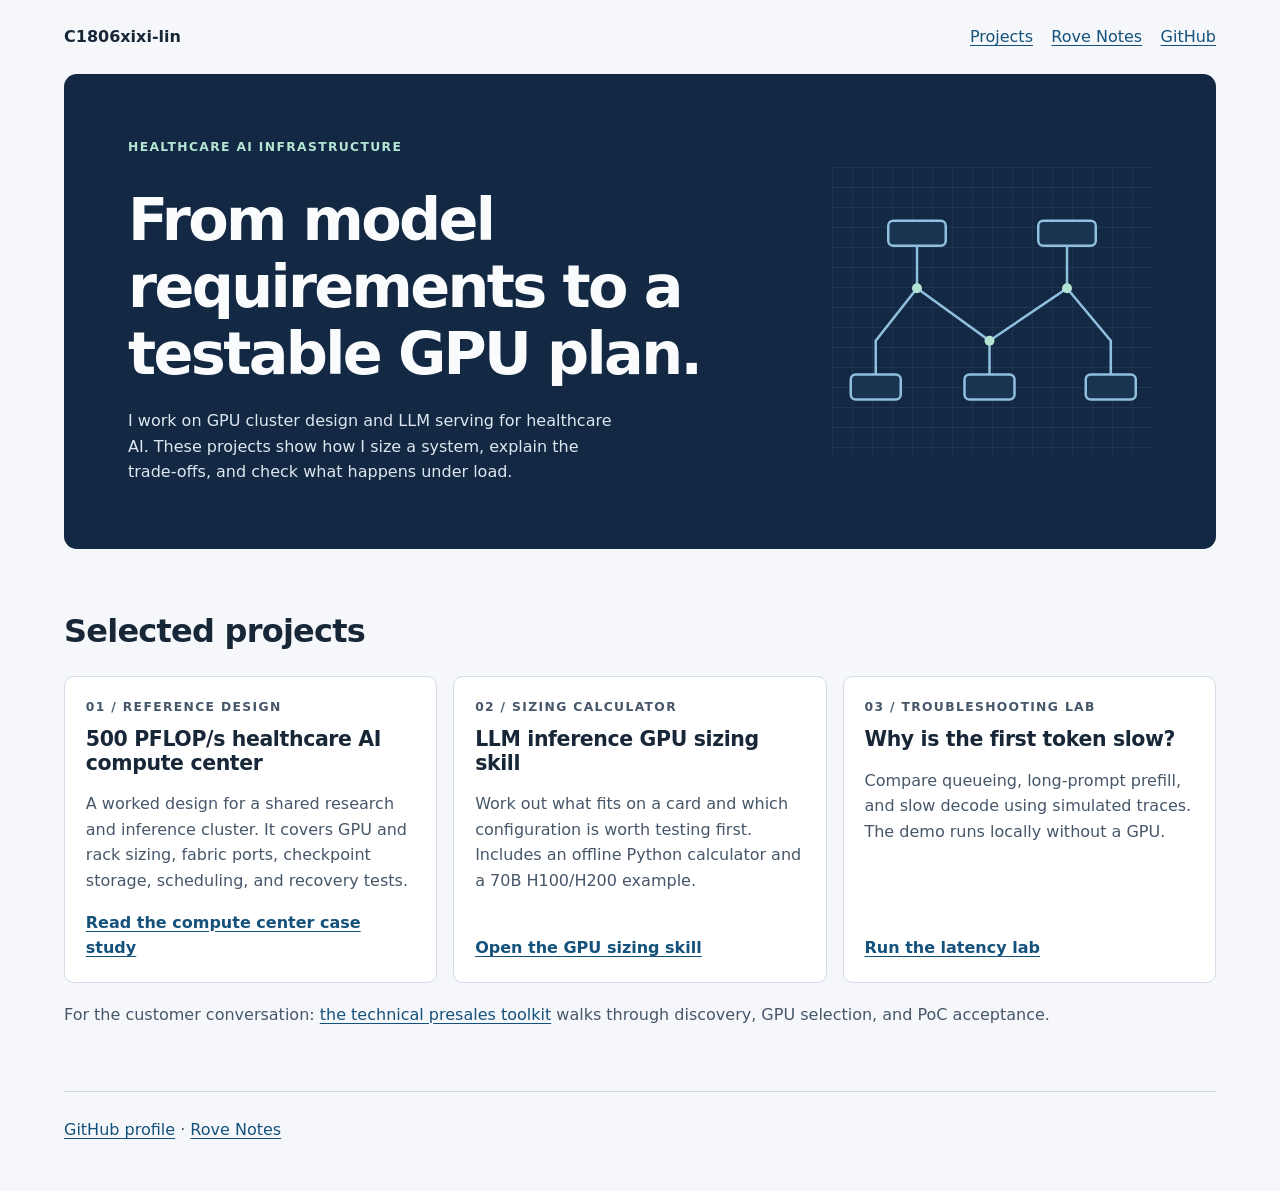
<file: index.html>
<!doctype html>
<html lang="en">
<head>
  <meta charset="utf-8">
  <meta name="viewport" content="width=device-width, initial-scale=1">
  <title>C1806xixi-lin | AI Infrastructure Portfolio</title>
  <meta name="description" content="Selected work on GPU cluster design, LLM inference sizing, and troubleshooting for healthcare AI.">
  <link rel="stylesheet" href="style.css">
</head>
<body>
  <a class="skip" href="#main">Skip to content</a>
  <header class="site-header shell">
    <a class="wordmark" href="./">C1806xixi-lin</a>
    <nav aria-label="Main navigation">
      <a href="#projects">Projects</a>
      <a href="rove-notes/">Rove Notes</a>
      <a href="https://github.com/C1806xixi-lin">GitHub</a>
    </nav>
  </header>
  <main class="shell" id="main">
    <section class="hero" aria-labelledby="intro">
      <div class="hero-copy">
        <p class="eyebrow">Healthcare AI infrastructure</p>
        <h1 id="intro">From model requirements to a testable GPU plan.</h1>
        <p>I work on GPU cluster design and LLM serving for healthcare AI. These projects show how I size a system, explain the trade-offs, and check what happens under load.</p>
      </div>
      <svg class="diagram" viewBox="0 0 256 230" aria-hidden="true" focusable="false">
        <defs>
          <pattern id="grid" width="16" height="16" patternUnits="userSpaceOnUse">
            <path d="M 16 0 L 0 0 0 16" fill="none" stroke="#446586" stroke-opacity=".32"/>
          </pattern>
        </defs>
        <rect width="256" height="230" fill="url(#grid)"/>
        <path d="M68 62v35l-33 42v28m33-70 58 42v28m62-105v35l-62 42m62-42 35 42v28" stroke="#91bfdf" stroke-width="2" fill="none"/>
        <g fill="#193450" stroke="#91bfdf" stroke-width="2">
          <rect x="45" y="43" width="46" height="20" rx="4"/>
          <rect x="165" y="43" width="46" height="20" rx="4"/>
          <rect x="15" y="166" width="40" height="20" rx="4"/>
          <rect x="106" y="166" width="40" height="20" rx="4"/>
          <rect x="203" y="166" width="40" height="20" rx="4"/>
        </g>
        <g fill="#b4e4d4"><circle cx="68" cy="97" r="4"/><circle cx="188" cy="97" r="4"/><circle cx="126" cy="139" r="4"/></g>
      </svg>
    </section>
    <section class="projects" id="projects" aria-labelledby="work">
      <h2 id="work">Selected projects</h2>
      <ol class="project-list">
        <li>
          <article>
            <p class="eyebrow">01 / Reference design</p>
            <h3>500 PFLOP/s healthcare AI compute center</h3>
            <p>A worked design for a shared research and inference cluster. It covers GPU and rack sizing, fabric ports, checkpoint storage, scheduling, and recovery tests.</p>
            <a href="https://github.com/C1806xixi-lin/C1806xixi-lin/blob/main/case-studies/healthcare-ai-compute-center.md">Read the compute center case study</a>
          </article>
        </li>
        <li>
          <article>
            <p class="eyebrow">02 / Sizing calculator</p>
            <h3>LLM inference GPU sizing skill</h3>
            <p>Work out what fits on a card and which configuration is worth testing first. Includes an offline Python calculator and a 70B H100/H200 example.</p>
            <a href="https://github.com/C1806xixi-lin/C1806xixi-lin/tree/main/skills/inference-gpu-sizing">Open the GPU sizing skill</a>
          </article>
        </li>
        <li>
          <article>
            <p class="eyebrow">03 / Troubleshooting lab</p>
            <h3>Why is the first token slow?</h3>
            <p>Compare queueing, long-prompt prefill, and slow decode using simulated traces. The demo runs locally without a GPU.</p>
            <a href="https://github.com/C1806xixi-lin/llm-latency-troubleshooting">Run the latency lab</a>
          </article>
        </li>
      </ol>
      <p class="related">For the customer conversation: <a href="https://github.com/C1806xixi-lin/inspiration">the technical presales toolkit</a> walks through discovery, GPU selection, and PoC acceptance.</p>
    </section>
  </main>
  <footer class="shell site-footer">
    <p><a href="https://github.com/C1806xixi-lin">GitHub profile</a> <span aria-hidden="true">·</span> <a href="rove-notes/">Rove Notes</a></p>
  </footer>
</body>
</html>
</file>
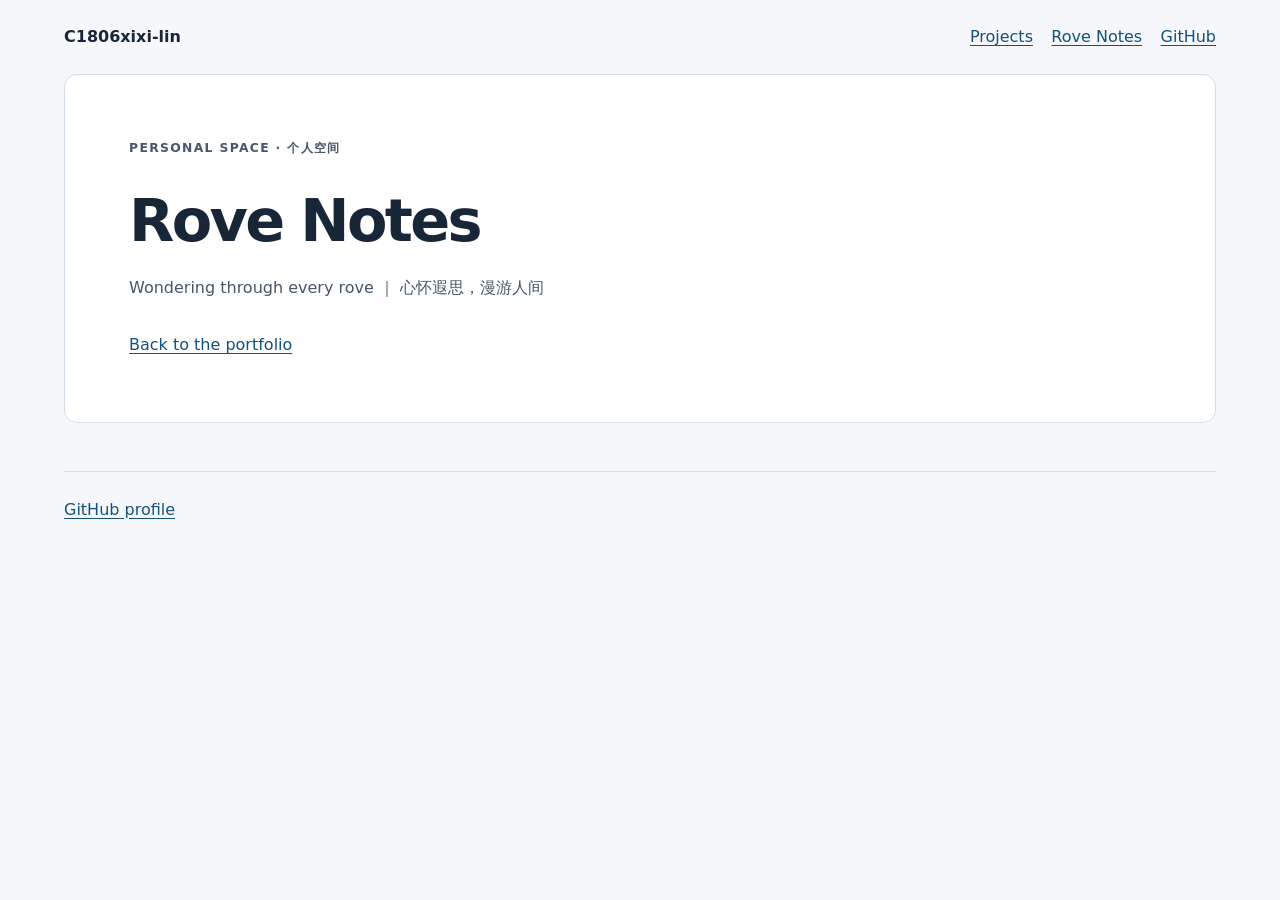
<file: rove-notes/index.html>
<!doctype html>
<html lang="en">
<head>
  <meta charset="utf-8">
  <meta name="viewport" content="width=device-width, initial-scale=1">
  <title>Rove Notes | C1806xixi-lin</title>
  <meta name="description" content="Rove Notes, the personal corner of the C1806xixi-lin portfolio.">
  <link rel="stylesheet" href="../style.css">
</head>
<body>
  <a class="skip" href="#main">Skip to content</a>
  <header class="site-header shell">
    <a class="wordmark" href="../">C1806xixi-lin</a>
    <nav aria-label="Main navigation">
      <a href="../#projects">Projects</a>
      <a href="./" aria-current="page">Rove Notes</a>
      <a href="https://github.com/C1806xixi-lin">GitHub</a>
    </nav>
  </header>
  <main class="shell" id="main">
    <article class="note">
      <p class="eyebrow">Personal space · <span lang="zh-CN">个人空间</span></p>
      <h1>Rove Notes</h1>
      <p>Wondering through every rove <span aria-hidden="true">｜</span> <span lang="zh-CN">心怀遐思，漫游人间</span></p>
      <a href="../">Back to the portfolio</a>
    </article>
  </main>
  <footer class="shell site-footer">
    <p><a href="https://github.com/C1806xixi-lin">GitHub profile</a></p>
  </footer>
</body>
</html>
</file>
<file: style.css>
:root {
  color-scheme: light;
  --ink: #182738;
  --muted: #46576a;
  --paper: #f5f7fa;
  --rule: #d3dce6;
  --link: #14527c;
  --navy: #132842;
  font-family: system-ui, -apple-system, "Segoe UI", sans-serif;
}
*, *::before, *::after { box-sizing: border-box; }
body { margin: 0; color: var(--ink); background: var(--paper); line-height: 1.6; }
a { color: var(--link); text-underline-offset: .19em; }
a:hover { text-decoration-thickness: .13em; }
a:focus-visible { outline: .16rem solid #174b9b; outline-offset: .2rem; }
.skip { position: absolute; inset: .5rem auto auto .5rem; transform: translateY(-200%); background: #fff; padding: .5rem; z-index: 1; }
.skip:focus { transform: none; }
.shell { width: min(72rem, calc(100% - clamp(2rem, 7vw, 7rem))); margin-inline: auto; }
.site-header { display: flex; justify-content: space-between; align-items: center; gap: .5rem 1.25rem; flex-wrap: wrap; padding-block: 1.3rem; }
.wordmark { color: var(--ink); font-weight: 720; text-decoration: none; }
nav { display: flex; gap: .6rem 1.15rem; flex-wrap: wrap; }
nav a { display: inline-block; padding-block: .2rem; }
.hero { background: var(--navy); color: #f9fbfd; border-radius: .8rem; display: grid; grid-template-columns: 1fr minmax(10rem, 20rem); align-items: center; gap: 1.25rem; padding: clamp(1.5rem, 6vw, 4rem); }
.hero-copy { min-inline-size: 0; }
.eyebrow { color: var(--muted); text-transform: uppercase; letter-spacing: .11em; font-weight: 700; font-size: .77rem; margin: 0; }
.hero .eyebrow { color: #b4e4d4; }
h1, h2, h3 { line-height: 1.14; }
h1 { font-size: clamp(2rem, 4.6vw, 4.4rem); letter-spacing: -.045em; margin: .48em 0 .36em; max-width: 16ch; }
.hero-copy > p:last-child { max-width: 49ch; color: #dce7f0; margin-bottom: 0; }
.diagram { width: 100%; height: auto; }
.projects { margin-block: clamp(2.25rem, 5vw, 4.5rem); }
h2 { font-size: clamp(1.6rem, 3vw, 2rem); letter-spacing: -.024em; }
.project-list { margin: 0; padding: 0; list-style: none; display: grid; grid-template-columns: repeat(3, minmax(0, 1fr)); gap: 1rem; }
.project-list li { display: grid; }
.project-list article { display: flex; flex-direction: column; align-items: flex-start; background: #fff; border: 1px solid var(--rule); border-radius: .6rem; padding: 1.3rem; }
h3 { font-size: 1.28rem; letter-spacing: -.018em; margin: .7rem 0 0; }
.project-list article > p:not(.eyebrow) { color: var(--muted); }
.project-list article > a { margin-top: auto; font-weight: 650; }
.related { margin-top: 1.2rem; color: var(--muted); }
.site-footer { border-top: 1px solid var(--rule); padding-block: .55rem 2rem; color: var(--muted); }
.note { padding: clamp(1.5rem, 6vw, 4rem); background: #fff; border: 1px solid var(--rule); border-radius: .8rem; margin-bottom: 3rem; }
.note > p:not(.eyebrow) { color: var(--muted); margin-bottom: 2rem; }
@media (max-width: 49rem) {
  .hero { grid-template-columns: 1fr; }
  .diagram { display: none; }
  .project-list { grid-template-columns: 1fr; }
}
</file>
